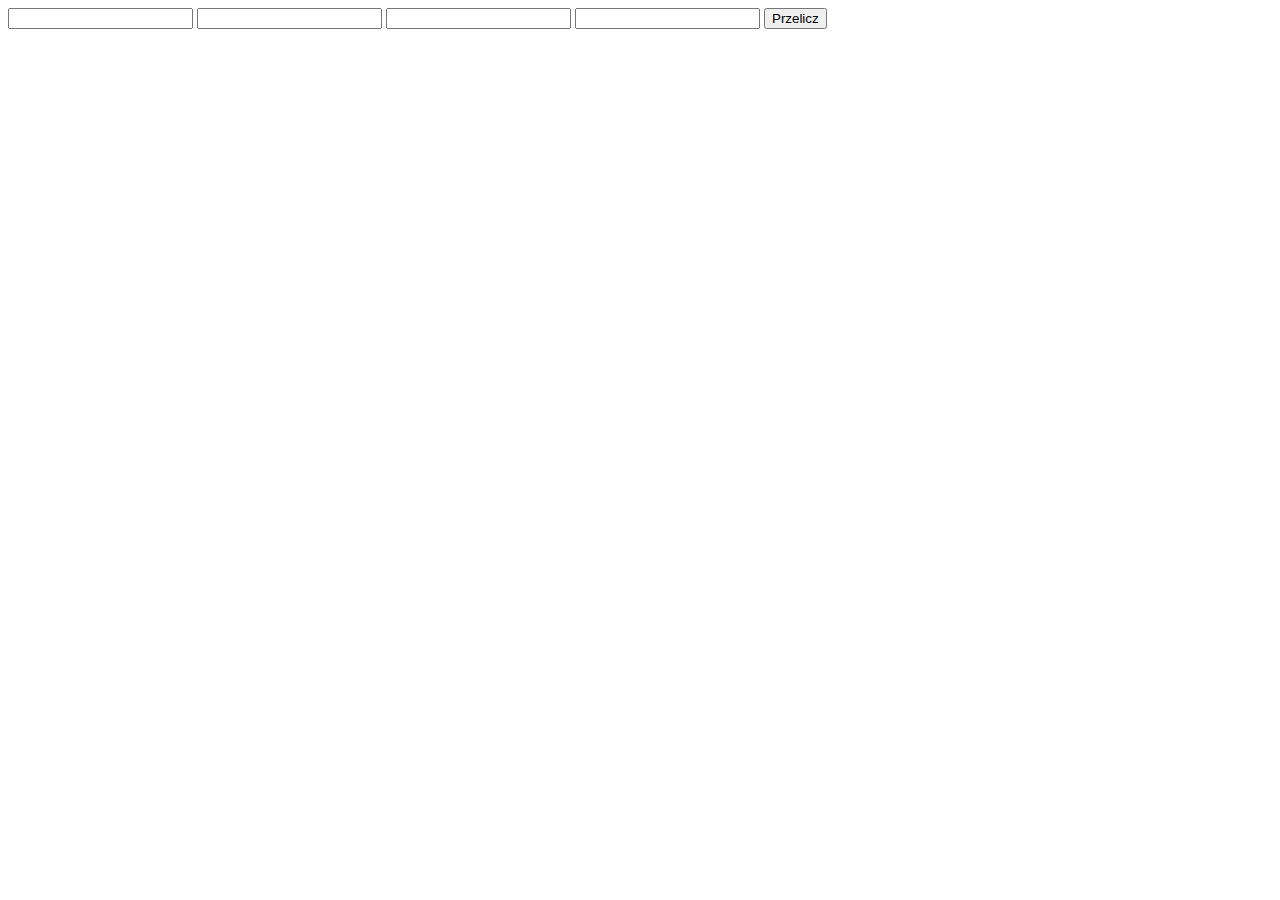
<file: index.html>
<!DOCTYPE html>
<html lang="en">
<head>
    <meta charset="UTF-8">
    <meta name="viewport" content="width=device-width, initial-scale=1.0">
    <title>Lab1</title>
    <script src="script.js" type="text/javascript" defer></script>
</head>
<body>
    <div class="rev">
        <input type="text" id="inp1" id="input1">
        <input type="text" id="inp2" id="input2">

        <input type="text" id="inp3" id="input3">
        <input type="text" id="inp4" id="input4">

        <button id="btn">Przelicz</button>
    </div>
       

    <div class="wynik">

    </div>

</body>
</html>
</file>
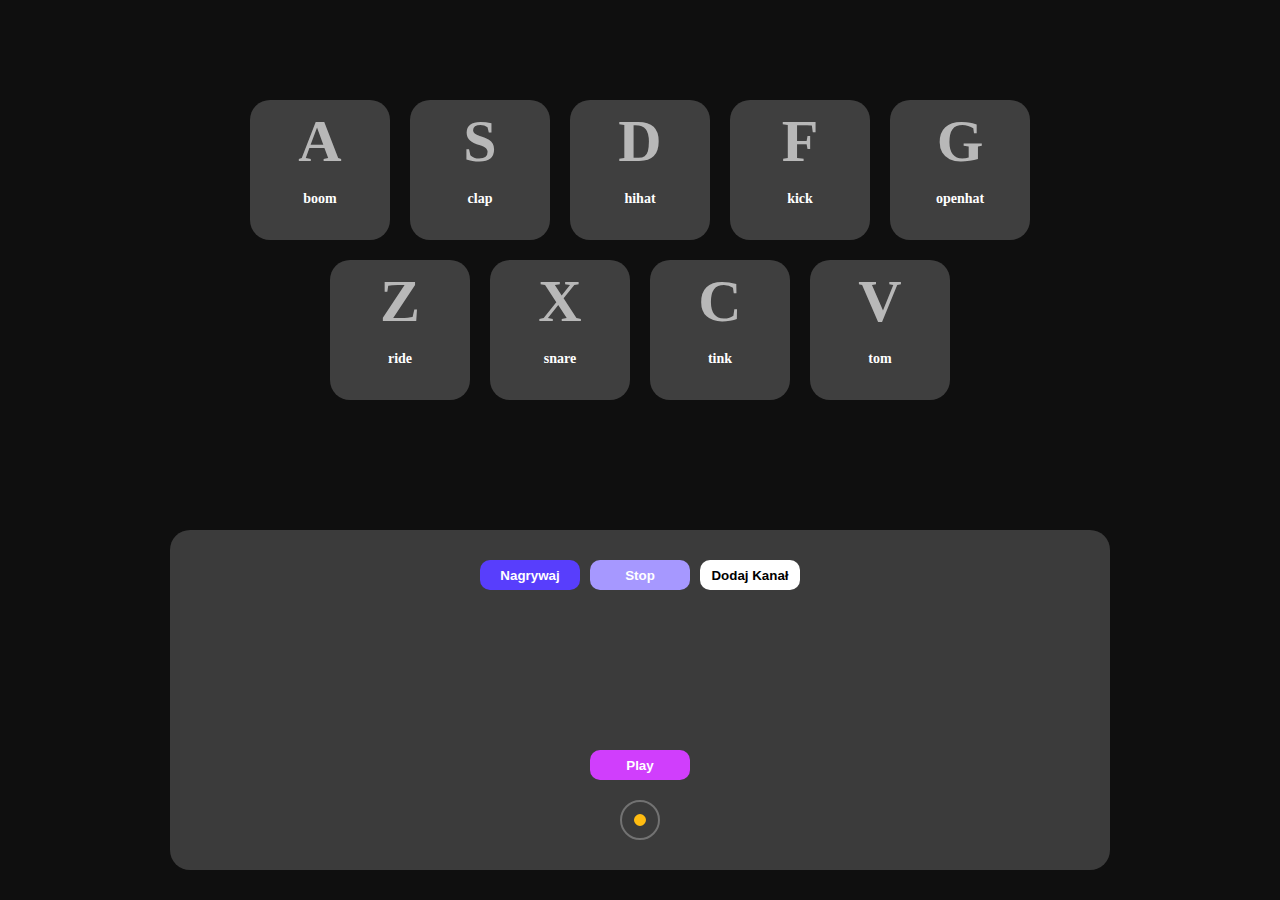
<file: lab3/index.html>
<!DOCTYPE html>
<html lang="en">
<head>
    <meta charset="UTF-8">
    <meta name="viewport" content="width=device-width, initial-scale=1.0">
    <title>Document</title>
    <link rel="stylesheet" href="style.css">
</head>
<body>

    <div class="keys">
        <div class="flex1">
            <div class="key"><h1>A</h1><p>boom</p></div>
            <div class="key"><h1>S</h1><p>clap</p></div>
            <div class="key"><h1>D</h1><p>hihat</p></div>
            <div class="key"><h1>F</h1><p>kick</p></div>
            <div class="key"><h1>G</h1><p>openhat</p></div>
        </div>
        <div class="flex1">
            <div class="key"><h1>Z</h1><p>ride</p></div>
            <div class="key"><h1>X</h1><p>snare</p></div>
            <div class="key"><h1>C</h1><p>tink</p></div>
            <div class="key"><h1>V</h1><p>tom</p></div>
        </div>
    </div>
    <div class="controls">
       <div class="buttons">
        <button id="start">Nagrywaj</button>
        <button id="stop">Stop</button>
        <button id="addTrack">Dodaj Kanał</button>
       </div> 
        <div id="time"></div>
    
    
        <div class="tracks" id="tracks">
            <!-- <input type="checkbox" id="track1" class="chip" role="switch" value="Track1" aria-label="Track1" />
            <input type="checkbox" id="track1" class="chip" role="switch" value="Track1" aria-label="Track1" />

            <input type="checkbox" id="track2" class="chip" role="switch" value="Track2" aria-label="Track2" />
            <input type="checkbox" id="track3" class="chip" role="switch" value="Track3" aria-label="Track3" />
            <input type="checkbox" id="track4" class="chip" role="switch" value="Track4" aria-label="Track4" /> -->
        </div>
        
        
        <div class="flex2">
            <button id="play">Play</button>
            <input type="checkbox" id="tykacz" class="tyk" role="switch"  aria-label="tykacz" />

        </div>
    </div>
    



    <audio src="sounds/boom.wav" id="sound1"></audio>
    <audio src="sounds/clap.wav" id="sound2"></audio>
    <audio src="sounds/hihat.wav" id="sound3"></audio>
    <audio src="sounds/kick.wav" id="sound4"></audio>
    <audio src="sounds/openhat.wav" id="sound5"></audio>
    <audio src="sounds/ride.wav" id="sound6"></audio>
    <audio src="sounds/snare.wav" id="sound7"></audio>
    <audio src="sounds/tink.wav" id="sound8"></audio>
    <audio src="sounds/tom.wav" id="sound9"></audio>



    <script src="script.js"></script>
</body>
</html>
</file>
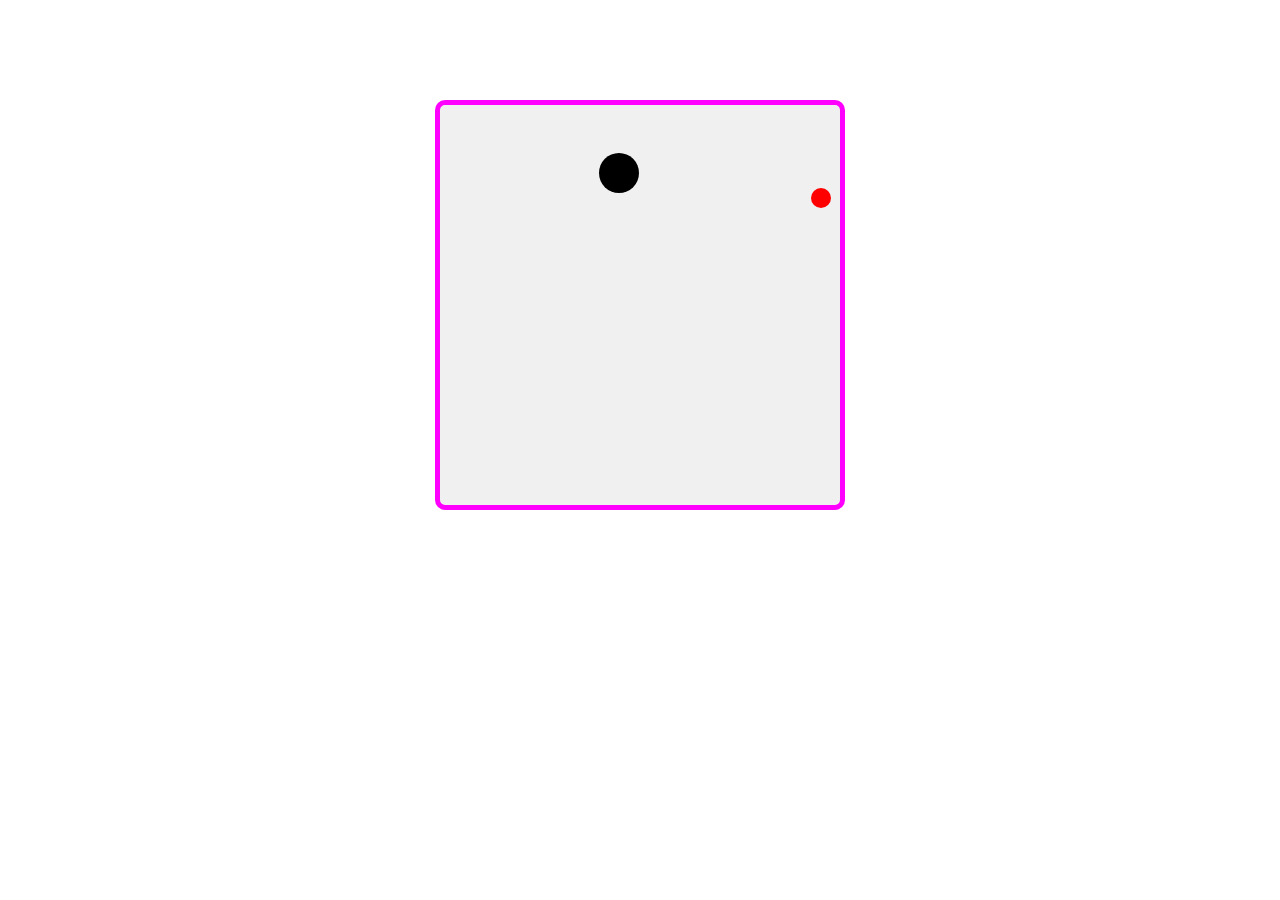
<file: lab6/index.html>
<!DOCTYPE html>
<html lang="en">
<head>
    <meta charset="UTF-8">
    <meta name="viewport" content="width=device-width, initial-scale=1.0">
    <title>Document</title>
    <link rel="stylesheet" href="style.css">
</head>
<body>
    <div class="box" id="box">
       
    </div>
    <script src="script.js"></script>
</body>
</html>
</file>
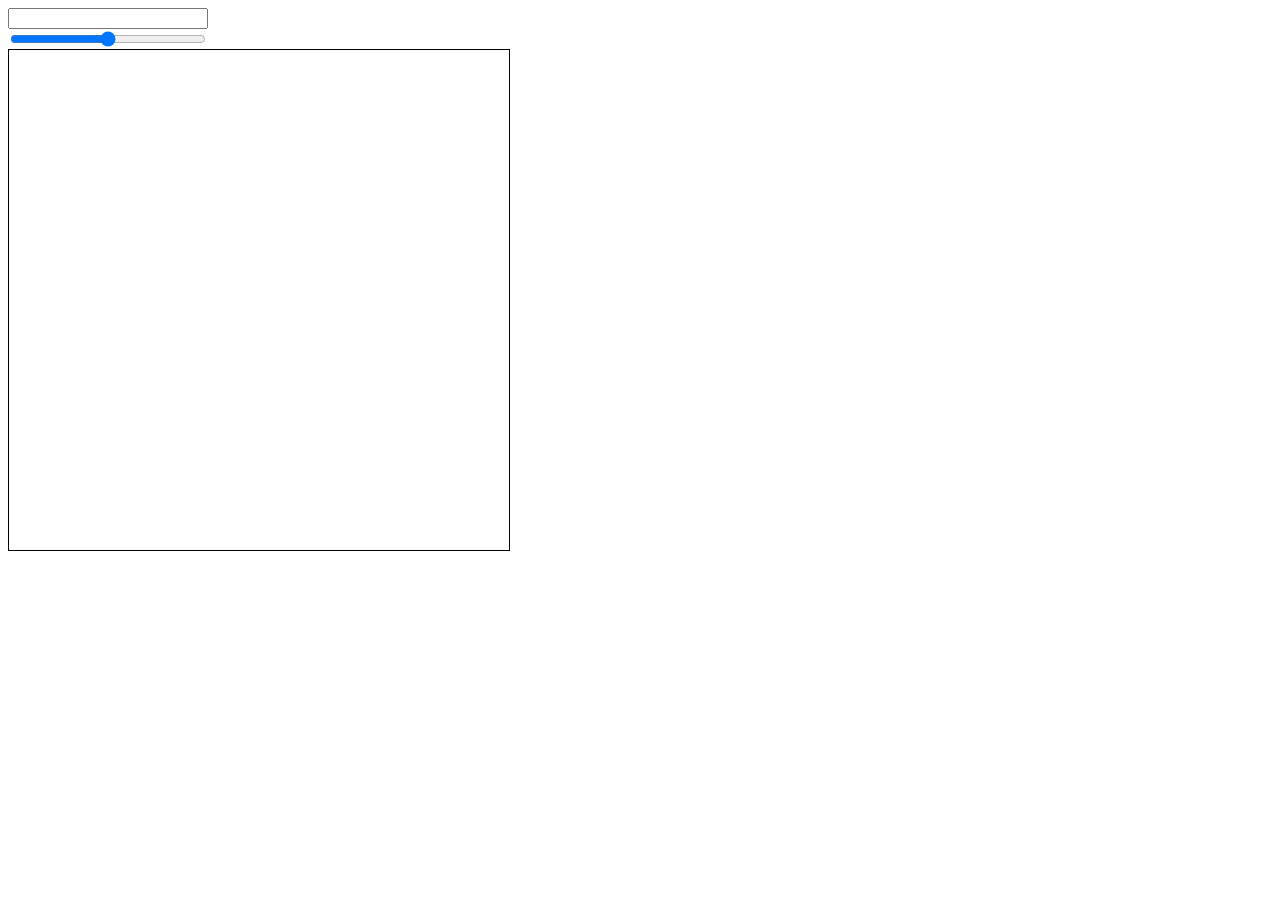
<file: lab8/index.html>
<!DOCTYPE html>
<html lang="en">
<head>
    <meta charset="UTF-8">
    <meta name="viewport" content="width=device-width, initial-scale=1.0">
    <title>Document</title>
    <link rel="stylesheet" href="style.css">
</head>
<body>
    <script src="script.js"></script>
    <div class="dane">
        <input type="number" name="count" id="count">
        <input type="range" name="range" id="range">
    </div>

    <canvas width="500px" height="500px" id="balls">

    </canvas>
</body>
</html>
</file>
<file: lab3/style.css>
body{
    margin: auto;
    width: 100%;
    height: 100%;
    padding: auto;
    background-color: #0F0F0F;
}

.keys{
    width: auto;
    max-width: 1000px;
    min-width: 600px;
    height: 500px;
    display: flex;
    flex-direction: column;
    margin: auto;
    justify-content: center;
    align-items: center;
}

.controls{
    width: auto;
    max-width: 900px;
    min-width: 300px;
    height: 300px;
    display: flex;
    flex-direction: column;
    margin: auto;
    background-color: #3B3B3B;
    padding: 20px;
    border-radius: 20px;
    margin-top: 30px;
}
#start{
    width: 100px;
    height: 30px;
    border-radius: 10px;
    border: none;
    background-color: #583EFC;
    color: white;
    font-weight: bold;
    margin: 10px;
}
#addTrack{
    width: 100px;
    height: 30px;
    border-radius: 10px;
    border: none;
    background-color: #ffffff;
    color: rgb(0, 0, 0);
    font-weight: bold;
    margin: 10px;
}

#stop{
    width: 100px;
    height: 30px;
    border-radius: 10px;
    border: none;
    background-color: #A698FF;
    color: white;
    font-weight: bold;
}
.tracks,.buttons{
    display: flex;
    flex-direction: row;
    flex-wrap: nowrap;
    align-content: center;
    justify-content: center;
    align-items: center;
}
#play{
    width: 100px;
    height: 30px;
    border-radius: 10px;
    border: none;
    background-color: #D03EFC;
    color: white;
    font-weight: bold;
    margin: auto;
    margin-top: 10px;
    margin-bottom: 10px;
}

.flex1{
    display: flex;
    flex-direction: row;
    flex-wrap: nowrap;
    align-content: center;
    justify-content: center;
    align-items: center;
}
.flex2{
    display: flex;
    flex-direction: column;
    flex-wrap: nowrap;
    align-content: center;
    justify-content: center;
    align-items: center;
}

.key{
    width: 140px;
    height: 140px;
    background-color: #3F3F3F;
    margin: 10px;
    border-radius: 20px;
    text-align: center;
    display: flex;
    flex-direction: column;
    flex-wrap: nowrap;
    align-content: center;
    justify-content: center;
    align-items: center;
}
.key h1{
    color: rgb(184, 184, 184);
    font-weight: bold;
    font-family: 'century gothic';
    font-size: 60px;
    height: 50%;
    margin: 0;
}
.key p{
    color: rgb(255, 255, 255);
    font-weight: bold;
    font-family: 'century gothic';
    font-size: 14px;
    height: 20%;
}
#time{
    width: 100px;
    margin: auto;
    text-align: center;
    color: white;
    font-size: 20px;
    font-weight: bold;
}
/* ----------poniżej inspiracja codepen----------- */


input:where(.chip[type="checkbox"]) {
    --color: #583EFC;
    font-size: 1rem;
    appearance: none;
    position: relative;
    border: 2px solid #727272;
    border-radius: 100em;
    color: white;
    overflow: clip;
    width: 100px;
    margin: 0;
    display: inline-block;
    box-sizing: border-box;
    padding: 0;
    margin: 10px;
    
    &::after {
      content: attr(value);
      white-space: pre;
      line-height: 1;
      position: relative;
      padding: 0.5em 1em 0.5em 2em;
      display: block;
    }
    
    &::before {
      content: "";
      display: inline-block;
      width: 0.75em;
      aspect-ratio: 1;
      background: linear-gradient(currentcolor 0 0), linear-gradient(currentcolor 0 0);
      background-position: -200% -2em, 2em -200%, 50% 50%;
      background-size: 1em 0.125em, 0.125em 1em;
      background-repeat: no-repeat;
      background-color: var(--color);
      border: #583EFC;
      border-radius: 50%;
      position: absolute;
      top: 50%;
      left: 1.125em;
      translate: -50% -50%;
      rotate: 45deg;
      transition: width 0.25s, background-position 0.5s;
    }
    
    &.grow, &.bounce {
      &::before {
        background-position: 50% 50%, 50% 50%, 50% 50%;
        background-size: 0 0, 0 0;
        transition: width 0.25s, background-size 0.5s;
      }
    }
    
    &.bounce {
      &::before {
        transition-timing-function: ease-in-out, cubic-bezier(0.75, 0, 0.5, 2);
      }
    }
    
    &:checked {
      &::before {
        width: 200%;
        background-position: 50% 50%, 50% 50%, 50% 50%;
        background-size: 1em 0.125em, 0.125em 1em;
      }
    }
    
    &:disabled {
      --color: #eee !important;
      color: #6c6c6c;
      border-color: #0001;
    }
    
    &:hover:not(:disabled) {
      border-color: #000a;
      background-color: rgb(from var(--color) r g b / 10%);
      transition: 0.4s;
    }
  }

  input:where(.tyk[type="checkbox"]) {
    --color: rgb(255, 188, 17);
    font-size: 1rem;
    appearance: none;
    position: relative;
    border: 2px solid #727272;
    border-radius: 100em;
    color: rgb(255, 188, 17);
    overflow: clip;
    width: 40px;
    height: 40px;
    margin: 0;
    display: inline-block;
    box-sizing: border-box;
    padding: 0;
    margin: 10px;
    
    &::after {
      content: attr(value);
      white-space: pre;
      line-height: 1;
      position: relative;
      padding: 0.5em 1em 0.5em 2em;
      display: block;
    }
    
    &::before {
      content: "";
      display: inline-block;
      width: 0.75em;
      aspect-ratio: 1;
      background: linear-gradient(currentcolor 0 0), linear-gradient(currentcolor 0 0);
      background-position: -200% -2em, 2em -200%, 50% 50%;
      background-size: 1em 0.125em, 0.125em 1em;
      background-repeat: no-repeat;
      background-color: var(--color);
      border: #583EFC;
      border-radius: 50%;
      position: absolute;
      top: 50%;
      left: 1.125em;
      translate: -50% -50%;
      rotate: 45deg;
      transition: width 0.25s, background-position 0.5s;
    }
    
    &.grow, &.bounce {
      &::before {
        background-position: 50% 50%, 50% 50%, 50% 50%;
        background-size: 0 0, 0 0;
        transition: width 0.25s, background-size 0.5s;
      }
    }
    
    &.bounce {
      &::before {
        transition-timing-function: ease-in-out, cubic-bezier(0.75, 0, 0.5, 2);
      }
    }
    
    &:checked {
      &::before {
        width: 200%;
        background-position: 50% 50%, 50% 50%, 50% 50%;
        background-size: 1em 0.125em, 0.125em 1em;
      }
    }
    
    &:disabled {
      --color: #eee !important;
      color: #6c6c6c;
      border-color: #0001;
    }
    
    &:hover:not(:disabled) {
      border-color: #000a;
      background-color: rgb(from var(--color) r g b / 10%);
      transition: 0.4s;
    }
  }
</file>
<file: lab6/style.css>
.box{
    width: 400px;
    height: 400px;
    background-color: #f0f0f0;
    margin: 0 auto;
    margin-top: 100px;
    border-radius: 10px;
    border: 3px solid blueviolet;
    position: relative;
    overflow: hidden;
}

.ball{
    width: 20px;
    height: 20px;
    background-color: red;
    border-radius: 50%;
    position: absolute;
    top: 50%;
    left: 50%;
    transform: translate(-50%, -50%);

}
.score{
  width: 400px;
  margin: 0 auto;
    margin-top: 100px;
    border-radius: 10px;
   text-align: center;
   font-size: 25px;
   font-weight: bold;
}
.hole{
    width: 40px;
    height: 40px;
    background-color: black;
    border-radius: 50%;
    position: absolute;

}
</file>
<file: lab8/style.css>
.dane{
    display: flex;
    flex-direction: column;
    width: 200px;
}

#balls{
    border: 1px solid black;
}
</file>
